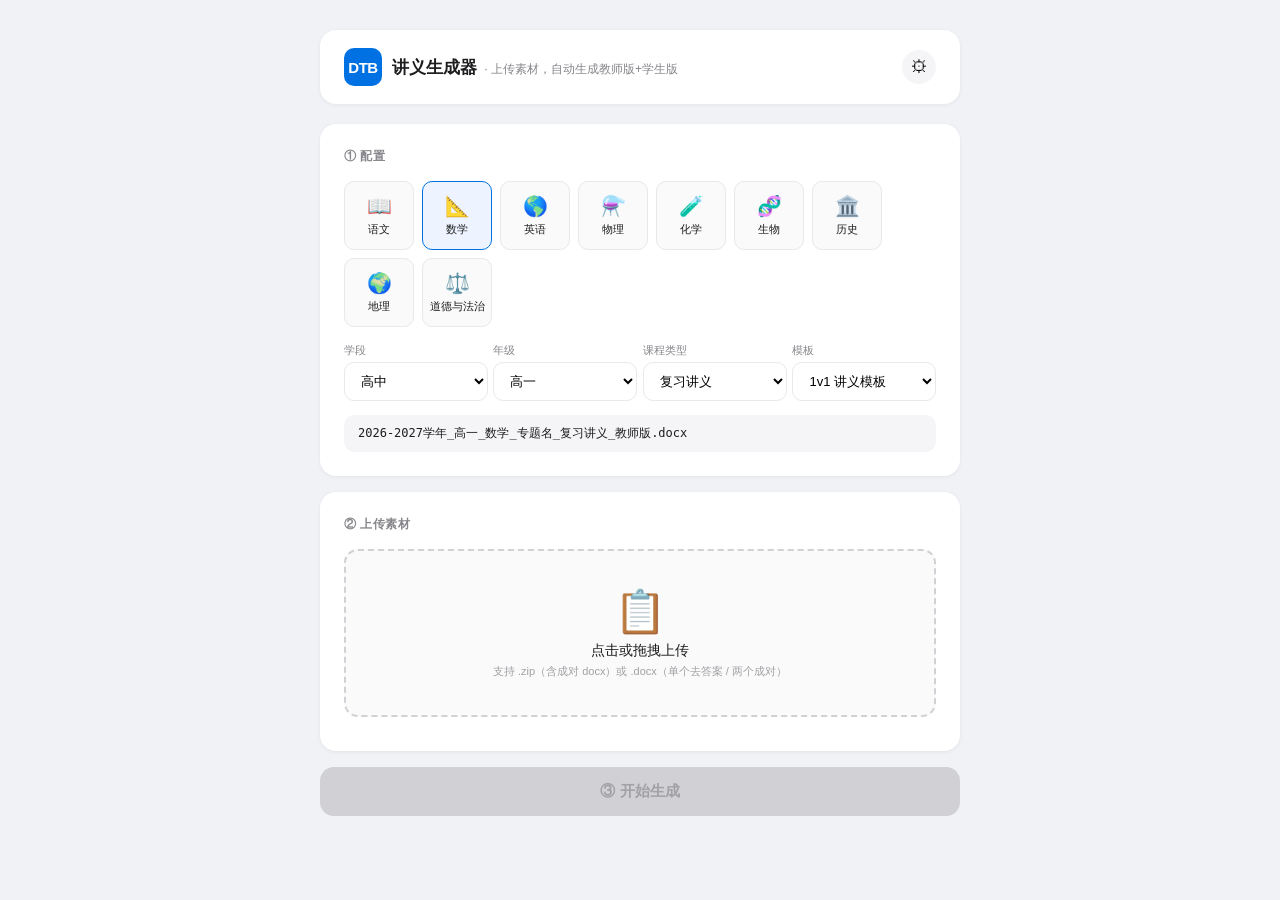
<file: known-good-v0.9/res/app/webapp/templates/index.html>
<!DOCTYPE html>
<html lang="zh-CN">
<head>
<meta charset="UTF-8">
<meta http-equiv="X-UA-Compatible" content="IE=edge">
<link rel="icon" href="data:image/svg+xml,<svg xmlns=%22http://www.w3.org/2000/svg%22 viewBox=%220 0 100 100%22><text y=%22.9em%22 font-size=%2290%22>📋</text></svg>">
<title>讲义生成器 · DTB</title>
<style>
*{box-sizing:border-box;margin:0;padding:0}
body{font-family:"Microsoft YaHei","PingFang SC",sans-serif;background:#f0f2f5;color:#1d1d1f;font-size:14px}
.wrap{max-width:680px;margin:0 auto;padding:30px 20px 60px}
header{display:flex;align-items:center;justify-content:space-between;background:#fff;border-radius:16px;padding:18px 24px;margin-bottom:20px;box-shadow:0 1px 4px rgba(0,0,0,.06)}
.logo{display:flex;align-items:center;gap:10px}
.logo .icon{width:38px;height:38px;border-radius:10px;background:#0071e3;display:flex;align-items:center;justify-content:center;font-size:18px;color:#fff}
h1{font-size:17px;font-weight:600}.sub{font-size:12px;color:#86868b;font-weight:400;margin-left:4px}
.gear{width:34px;height:34px;border-radius:50%;border:none;background:#f5f5f7;font-size:17px;cursor:pointer;flex-shrink:0}.gear:hover{background:#e8e8ed}
.card{background:#fff;border-radius:16px;padding:24px;margin-bottom:16px;box-shadow:0 1px 4px rgba(0,0,0,.06)}
.card-title{font-size:12px;font-weight:600;color:#86868b;margin-bottom:16px;text-transform:uppercase;letter-spacing:.5px}
.subjects{display:flex;flex-wrap:wrap;gap:8px}
.subj{width:70px;border:1.5px solid #e8e8ed;border-radius:10px;padding:12px 4px;text-align:center;cursor:pointer;background:#fafafa;font-size:11px;flex-shrink:0}
.subj:hover{border-color:#0071e3}.subj.active{border-color:#0071e3;background:#eef4ff}
.subj .ico{font-size:20px}.subj .name{font-size:11px;font-weight:500;margin-top:4px}
.meta-row{display:flex;gap:1%;margin-top:16px}
.meta-col{flex:1;min-width:0}
.meta-col .mlbl{font-size:11px;color:#86868b;margin-bottom:4px}
.meta-col select{width:100%;padding:10px 12px;border:1.5px solid #e8e8ed;border-radius:10px;font-size:13px;background:#fff}
.meta-col select:focus{outline:none;border-color:#0071e3}
.preview-box{margin-top:14px;padding:10px 14px;background:#f5f5f7;border-radius:10px;font-size:12px;color:#86868b}
.preview-box .fn{font-family:Consolas,monospace;font-size:12px;color:#1d1d1f}
.drop{border:2px dashed #d0d0d5;border-radius:14px;padding:36px 20px;text-align:center;cursor:pointer;background:#fafafa;transition:border-color .2s,background .2s}
.drop:hover{border-color:#0071e3;background:#f5f9ff}
.drop.over{border-color:#0071e3;background:#eef4ff}
.filelist{margin-top:10px}
.fileitem{display:flex;justify-content:space-between;align-items:center;padding:8px 12px;background:#f5f5f7;border-radius:8px;margin-bottom:4px;font-size:12px}
.fileitem span{overflow:hidden;text-overflow:ellipsis;white-space:nowrap}
.fileitem .rm{color:#ff3b30;cursor:pointer;border:none;background:none;font-size:16px;flex-shrink:0;margin-left:8px}
.btn{display:block;width:100%;padding:15px;border:none;border-radius:14px;background:#0071e3;color:#fff;font-size:15px;font-weight:600;cursor:pointer;box-shadow:0 2px 10px rgba(0,113,227,.2)}
.btn:hover{background:#0077ed}.btn:active{background:#0062cc}
.btn:disabled{background:#d0d0d5;color:#a1a1a6;cursor:not-allowed;box-shadow:none}
.dlbtn{background:#30d158}.dlbtn:hover{background:#28c84e}
.progress-wrap{display:none}
.bar{height:8px;background:#e8e8ed;border-radius:4px;margin:14px 0;overflow:hidden}
.bar>div{height:100%;background:linear-gradient(90deg,#0071e3,#30d158);border-radius:4px;width:0;transition:width .4s}
.ptext{font-size:14px;font-weight:500}
table{width:100%;border-collapse:collapse;margin-top:12px;font-size:12px}
th,td{text-align:left;padding:8px 12px;border-bottom:1px solid #eee}th{color:#86868b;font-weight:500;font-size:10px}
.ok{color:#30d158;font-weight:600}.fail{color:#ff3b30}.wait{color:#ff9f0a}
.warnbox{margin-top:12px;font-size:11px;color:#ff9f0a;background:#fffbf0;border:1px solid #ffd4a8;border-radius:10px;padding:10px 14px;display:none}
.modal{visibility:hidden;opacity:0;pointer-events:none;position:fixed;top:0;left:0;right:0;bottom:0;background:rgba(0,0,0,.35);z-index:100;transition:opacity .15s}
.modal.show{visibility:visible;opacity:1;pointer-events:auto}
.modal .box{position:absolute;top:50%;left:50%;transform:translate(-50%,-50%);background:#fff;border-radius:16px;padding:28px;width:90%;max-width:420px;box-shadow:0 12px 40px rgba(0,0,0,.12)}
.modal h3{font-size:16px;font-weight:600;margin-bottom:14px}
.modal input{width:100%;padding:10px 12px;border:1.5px solid #e8e8ed;border-radius:10px;font-size:13px;margin-bottom:6px}
.modal input:focus{outline:none;border-color:#0071e3}
.modal .desc{font-size:11px;color:#86868b;margin-bottom:14px}
.modal .row{display:flex;gap:12px}
.modal .row button{flex:1;padding:10px;border-radius:10px;border:none;cursor:pointer;font-size:13px;white-space:nowrap}
.modal .save{background:#0071e3;color:#fff}.modal .cancel{background:#f5f5f7;color:#1d1d1f}
.keystatus{font-size:12px;color:#86868b;margin-top:6px}
@media (max-width:640px){.meta-row{flex-wrap:wrap;gap:8px}.meta-col{flex:1 1 48%;margin-bottom:8px}}
</style>
</head>
<body>
<div class="wrap">
<header>
<div class="logo"><div class="icon" style="font-weight:800;font-size:15px;letter-spacing:-0.5px">DTB</div><div><h1>讲义生成器<span class="sub"> · 上传素材，自动生成教师版+学生版</span></h1></div></div>
<button class="gear" onclick="openSettings()" title="设置">⚙</button>
</header>

<div class="card"><div class="card-title">① 配置</div>
<div class="subjects" id="subjectGrid"></div>
<div class="meta-row">
<div class="meta-col"><div class="mlbl">学段</div><select id="eduLevel"><option value="小学">小学</option><option value="初中">初中</option><option value="高中" selected>高中</option></select></div>
<div class="meta-col"><div class="mlbl">年级</div><select id="gradeSelect"></select></div>
<div class="meta-col"><div class="mlbl">课程类型</div><select id="handoutType"></select></div>
<div class="meta-col"><div class="mlbl">模板</div><select id="templateType"><option value="1v1">1v1 讲义模板</option><option value="class">班课模板</option></select></div>
</div>
<div class="preview-box"><span class="fn" id="filenamePreview">2024-2025学年_高一_数学_专题名_复习讲义_教师版.docx</span></div>
</div>

<div class="card"><div class="card-title">② 上传素材</div>
<div class="drop" id="drop">
 <div style="font-size:42px;margin-bottom:6px">📋</div>
 <div style="font-size:14px;font-weight:500;margin-bottom:4px">点击或拖拽上传</div>
 <div style="color:#a1a1a6;font-size:11px">支持 .zip（含成对 docx）或 .docx（单个去答案 / 两个成对）</div>
</div>
<input type="file" id="fileInput" accept=".zip,.docx" multiple style="display:none">
<div class="filelist" id="filelist"></div>
</div>

<button class="btn" id="startBtn" onclick="start()" disabled>③ 开始生成</button>

<div class="card progress-wrap" id="progressWrap" style="margin-top:16px">
<div class="card-title">处理进度</div>
<div class="ptext" id="ptext">准备中...</div>
<div class="bar"><div id="barfill"></div></div>
<table id="itemtable"><thead><tr><th>专题</th><th>教师版</th><th>学生版</th></tr></thead><tbody></tbody></table>
<div class="warnbox" id="warnbox"></div>
<button class="btn dlbtn" id="dlBtn" style="display:none;margin-top:14px" onclick="downloadResult()">⬇ 下载讲义成品 (zip)</button>
</div>
</div>

<div class="modal" id="settings"><div class="box">
<h3>API Key（可选）</h3>
<input type="password" id="apiKey" placeholder="sk-ant-...">
<div class="desc">填写后 AI 生成教学目标。留空使用离线模板。Key 仅保存在本机。</div>
<div class="keystatus" id="keystatus"></div>
<div class="row"><button class="cancel" onclick="closeSettings()">取消</button><button class="save" onclick="saveKey()">保存</button></div>
</div></div>

<script>
var ALL_SUBJECTS=[['📖','语文'],['📐','数学'],['🌎','英语'],['⚗️','物理'],['🧪','化学'],['🧬','生物'],['🏛️','历史'],['🌍','地理'],['⚖️','道德与法治']];
var GRADE_MAP={'小学':['一年级','二年级','三年级','四年级','五年级','六年级'],'初中':['七年级','八年级','九年级'],'高中':['高一','高二','高三']};
var HANDOUT_TYPES=['复习讲义','同步练习','专题训练','单元测试','期中复习','期末复习','中考复习','高考复习','学案','导学案'];
var selectedSubject='数学',files=[],jobId=null,poll=null,failCount=0,dotTimer=null;
function init(){
 var g=document.getElementById('subjectGrid');
 for(var i=0;i<ALL_SUBJECTS.length;i++){
  (function(a){
   var d=document.createElement('div');d.className='subj'+(a[1]===selectedSubject?' active':'');d.innerHTML='<div class="ico">'+a[0]+'</div><div class="name">'+a[1]+'</div>';
   d.onclick=function(){var cards=g.querySelectorAll('.subj');for(var j=0;j<cards.length;j++)cards[j].className='subj';d.className='subj active';selectedSubject=a[1];updatePreview();};
   g.appendChild(d);
  })(ALL_SUBJECTS[i]);
 }
 onEduLevelChange(document.getElementById('eduLevel').value);
 var ht=document.getElementById('handoutType');for(var i=0;i<HANDOUT_TYPES.length;i++){var o=document.createElement('option');o.value=HANDOUT_TYPES[i];o.textContent=HANDOUT_TYPES[i];if(HANDOUT_TYPES[i]==='复习讲义')o.selected=true;ht.appendChild(o);}
 document.getElementById('eduLevel').onchange=function(){onEduLevelChange(document.getElementById('eduLevel').value);};
 document.getElementById('gradeSelect').onchange=updatePreview;
 document.getElementById('handoutType').onchange=updatePreview;
 document.getElementById('templateType').onchange=updatePreview;
 setupUpload('drop','fileInput',files); updatePreview();
}
function onEduLevelChange(v){var gs=document.getElementById('gradeSelect');gs.innerHTML='';(GRADE_MAP[v]||[]).forEach(function(g,i){var o=document.createElement('option');o.value=g;o.textContent=g;if(i===0)o.selected=true;gs.appendChild(o);});updatePreview();}
function setupUpload(did,iid,arr){var d=document.getElementById(did),inp=document.getElementById(iid);d.onclick=function(){inp.click();};inp.onchange=function(e){if(e.target.files.length>0)addFiles(e.target.files,arr);};d.ondragover=function(e){e.preventDefault();d.className='drop over';};d.ondragleave=function(){d.className='drop';};d.ondrop=function(e){e.preventDefault();d.className='drop';addFiles(e.dataTransfer.files,arr);};}
function addFiles(list,arr){for(var i=0;i<list.length;i++)arr.push(list[i]);renderFiles();}
function renderFiles(){var arr=files;renderList(arr,'filelist');document.getElementById('startBtn').disabled=arr.length===0;}
function renderList(arr,elId){var fl=document.getElementById(elId);fl.innerHTML='';arr.forEach(function(f,i){var isZip=f.name.toLowerCase().endsWith('.zip');var d=document.createElement('div');d.className='fileitem';d.innerHTML='<span>'+(isZip?'📦':'📄')+' '+f.name+' <span style="color:#a1a1a6">('+(f.size/1048576).toFixed(1)+'MB)</span></span><button class="rm" onclick="files.splice('+i+',1);renderFiles();">×</button>';fl.appendChild(d);});}
function getAcademicYear(){var d=new Date(),y=d.getFullYear();return d.getMonth()>=8?(y+'-'+(y+1)+'学年'):((y-1)+'-'+y+'学年');}
function updatePreview(){document.getElementById('filenamePreview').textContent=getAcademicYear()+'_'+(document.getElementById('gradeSelect').value||'高一')+'_'+selectedSubject+'_专题名_'+(document.getElementById('handoutType').value||'复习讲义')+'_教师版.docx';}
function start(){
 if(!files.length)return;
 var btn=document.getElementById('startBtn');
 if(btn.disabled)return;
 btn.disabled=true; btn.textContent='生成中...';
 document.getElementById('progressWrap').style.display='block';
 document.getElementById('barfill').style.width='0%';
 document.getElementById('warnbox').style.display='none';
 document.getElementById('dlBtn').style.display='none';
 document.getElementById('ptext').innerHTML='上传中...';
 var fd=new FormData();files.forEach(function(f){fd.append('files',f);});
 fd.append('subject',selectedSubject);fd.append('grade',document.getElementById('gradeSelect').value);fd.append('handout_type',document.getElementById('handoutType').value);fd.append('academic_year',getAcademicYear());fd.append('template_type',document.getElementById('templateType').value);
 var xhr=new XMLHttpRequest();xhr.open('POST','/api/jobs');
 xhr.onload=function(){var btn=document.getElementById('startBtn');if(xhr.status!==200){document.getElementById('ptext').innerHTML='<span style="color:#ff3b30">连接失败 ('+xhr.status+')</span>';btn.disabled=false;btn.textContent='③ 开始生成';return;}var data=JSON.parse(xhr.responseText);if(data.error){document.getElementById('ptext').innerHTML='<span style="color:#ff3b30">'+data.error+'</span>';btn.disabled=false;btn.textContent='③ 开始生成';return;}jobId=data.job_id;failCount=0;dotDance();poll=setInterval(checkStatus,1500);};
 xhr.onerror=function(){document.getElementById('ptext').innerHTML='<span style="color:#ff3b30">⚠ 无法连接服务</span>';document.getElementById('startBtn').disabled=false;document.getElementById('startBtn').textContent='③ 开始生成';};xhr.send(fd);
}
function checkStatus(){
 var xhr=new XMLHttpRequest();xhr.open('GET','/api/jobs/'+jobId);
 xhr.onload=function(){if(xhr.status!==200)return;var j=JSON.parse(xhr.responseText);failCount=0;
  var pct=j.total?Math.round(j.progress/j.total*100):0;
  document.getElementById('barfill').style.width=pct+'%';
  if(j.status==='running'){
   var more=j.current?' · '+(j.current||''):'';
   document.getElementById('ptext').innerHTML='<span style="font-size:20px;font-weight:700;color:#0071e3">'+pct+'%</span><span style="color:#86868b;font-size:12px;margin-left:6px">'+more+'</span>';
  }
  else if(j.status==='done'){killDots();document.getElementById('ptext').innerHTML='<span style="color:#30d158;font-size:16px">✅ 全部完成！共生成 '+j.produced+' 份讲义</span>';document.getElementById('barfill').style.width='100%';}
  else if(j.status==='error'){killDots();document.getElementById('ptext').innerHTML='<span style="color:#ff3b30">❌ '+(j.error||'未知错误')+'</span>';}
  var tb=document.querySelector('#itemtable tbody');tb.innerHTML='';
  (j.items||[]).forEach(function(it){var tr=document.createElement('tr');tr.innerHTML='<td>'+it.topic+'</td><td>'+cell(it.teacher)+'</td><td>'+cell(it.student)+'</td>';tb.appendChild(tr);});
  if(j.warnings&&j.warnings.length){var w=document.getElementById('warnbox');w.style.display='block';w.innerHTML='⚠ '+j.warnings.join('<br>⚠ ');}
  if(j.status==='done'||j.status==='error'){clearInterval(poll);if(j.has_result)document.getElementById('dlBtn').style.display='block';var btn=document.getElementById('startBtn');btn.disabled=false;btn.textContent='③ 开始生成';files=[];renderFiles();document.getElementById('fileInput').value='';}
 };
 xhr.onerror=function(){failCount++;if(failCount>=3){clearInterval(poll);killDots();document.getElementById('ptext').innerHTML='<span style="color:#ff3b30">⚠ 连接中断</span>';document.getElementById('startBtn').disabled=false;document.getElementById('startBtn').textContent='③ 开始生成';}};xhr.send();
}
function cell(v){if(v==='完成')return'<span class="ok">✓ 完成</span>';if(v==='处理中')return'<span class="wait">处理中…</span>';if(v==='—'||!v)return'<span class="wait">—</span>';if(v.indexOf('失败')===0)return'<span class="fail">✗ '+v+'</span>';return v;}
function downloadResult(){window.location='/api/download/'+jobId;}
function dotDance(){
 if(dotTimer)return;
 var el=document.getElementById('ptext'),n=0;
 dotTimer=setInterval(function(){
  n=(n%3)+1;
  var dots='.'.repeat(n);
  el.innerHTML=el.innerHTML.replace(/(处理中|上传中)(\s*)(\.*)/,function(_,pre,sp){return pre+sp+dots;});
 },600);
}
function killDots(){if(dotTimer){clearInterval(dotTimer);dotTimer=null;}}
function openSettings(){
 var s=document.getElementById('settings');
 s.className='modal show';
 var xhr=new XMLHttpRequest();xhr.open('GET','/api/config');
 xhr.onload=function(){var c=JSON.parse(xhr.responseText);document.getElementById('keystatus').textContent=c.has_key?'当前：已配置 Key':'当前：未配置（使用离线模板）';};
 xhr.send();
}
function closeSettings(){document.getElementById('settings').className='modal';}
function saveKey(){var k=document.getElementById('apiKey').value;var xhr=new XMLHttpRequest();xhr.open('POST','/api/config');xhr.setRequestHeader('Content-Type','application/json');xhr.send(JSON.stringify({api_key:k}));closeSettings();}
init();
</script>
</body>
</html>
</file>
